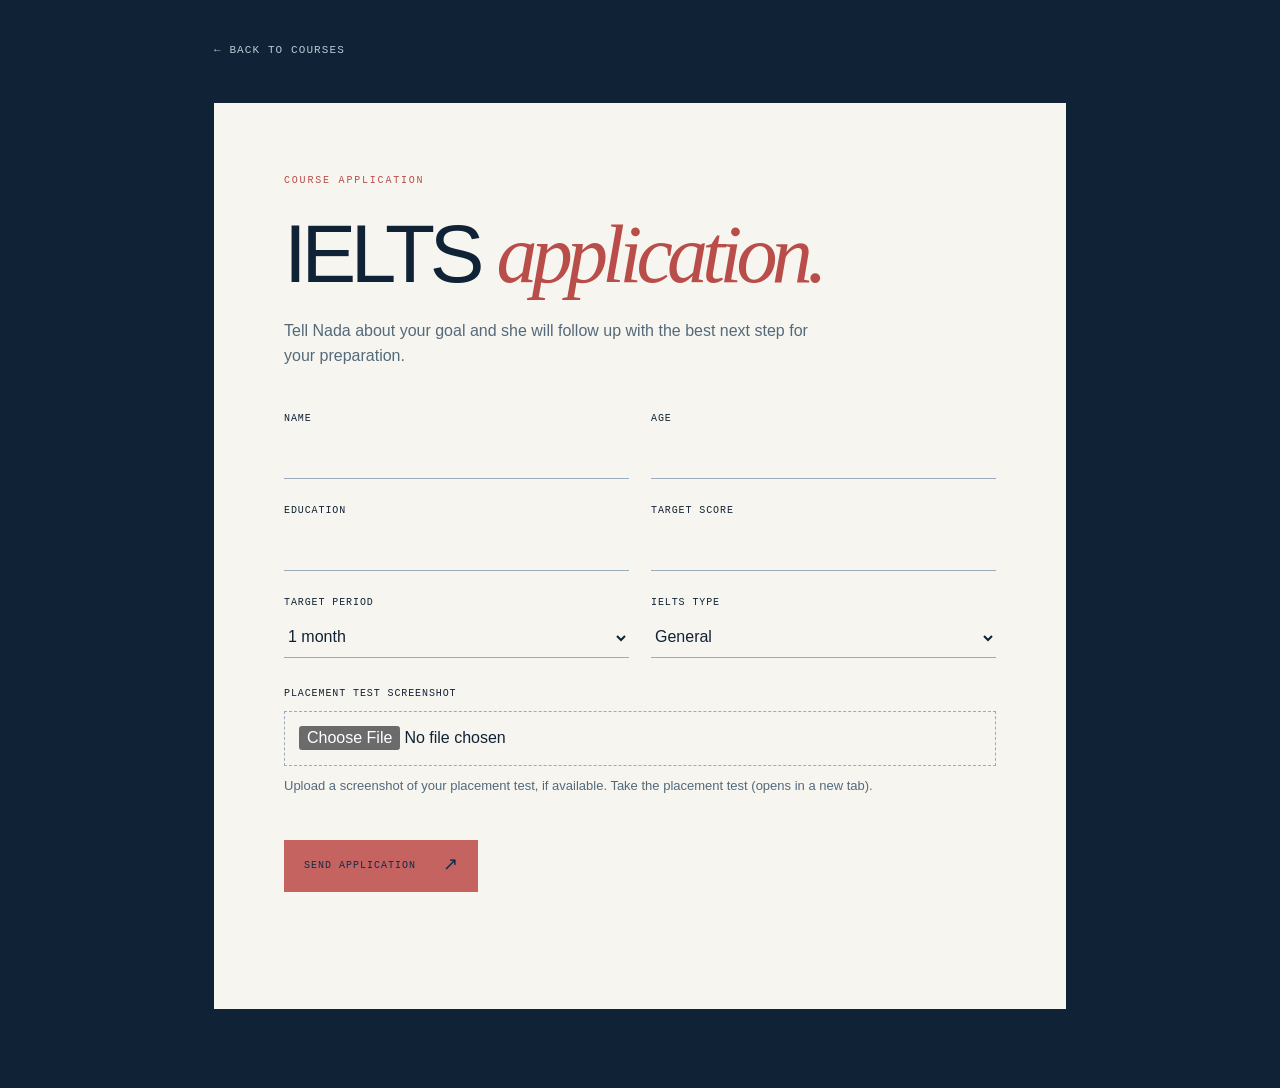
<file: booking.html>
<!doctype html>
<html lang="en">
<head>
  <meta charset="utf-8" />
  <meta name="viewport" content="width=device-width, initial-scale=1" />
  <title>Course application — Nada Hatem</title>
  <link rel="stylesheet" href="styles.css" />
  <link rel="stylesheet" href="booking.css" />
</head>
<body class="booking-page">
  <main class="booking-shell">
    <a class="booking-back" href="index.html#ielts">← Back to courses</a>
    <section class="booking-card" aria-labelledby="booking-title">
      <p class="eyebrow">Course application</p>
      <h1 id="booking-title">Start your <em>next chapter.</em></h1>
      <p class="booking-intro">Tell Nada about your goal and she will follow up with the best next step for your preparation.</p>
      <form class="application-form" id="application-form">
        <input type="hidden" name="course" id="application-course" />
        <div class="form-grid">
          <label>Name<input name="name" type="text" required autocomplete="name" /></label>
          <label>Age<input name="age" type="number" min="10" max="100" required /></label>
          <label>Education<input name="education" type="text" required /></label>
          <label>Target score<input name="target-score" type="text" required /></label>
          <label>Target period
            <select name="target-period" required>
              <option value="1 month">1 month</option>
              <option value="2 months">2 months</option>
              <option value="3 months or more">3 months or more</option>
            </select>
          </label>
          <label id="ielts-type-field">IELTS type
            <select name="ielts-type">
              <option value="General">General</option>
              <option value="Academic">Academic</option>
            </select>
          </label>
        </div>
        <label>Placement test screenshot<input name="placement-test" type="file" accept="image/*" /></label>
        <p class="upload-note">Upload a screenshot of your placement test, if available. <a href="placement-test.html" target="_blank" rel="noopener">Take the placement test (opens in a new tab)</a>.</p>
        <button class="button button-primary" type="submit">Send application <span aria-hidden="true">↗</span></button>
        <p class="application-status" id="application-status" role="status" aria-live="polite"></p>
      </form>
    </section>
  </main>
  <script src="booking.js"></script>
</body>
</html>
</file>
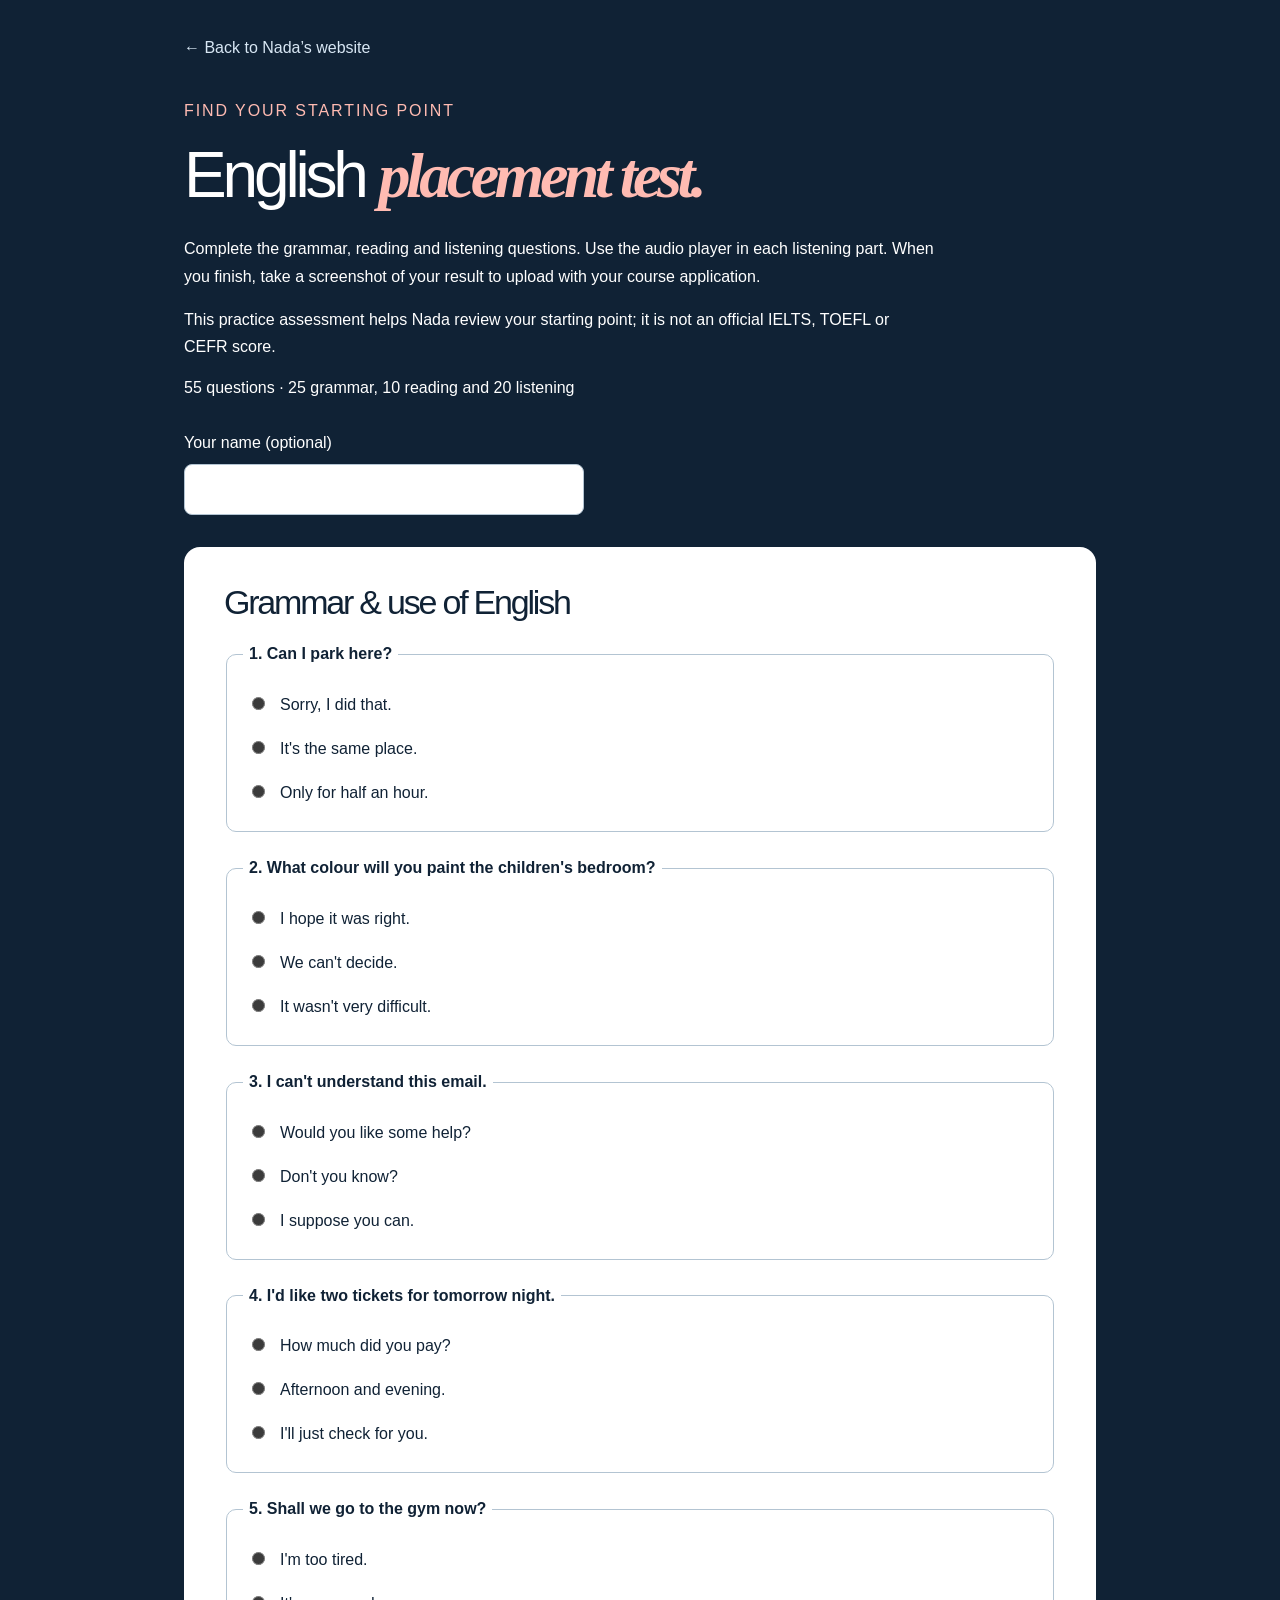
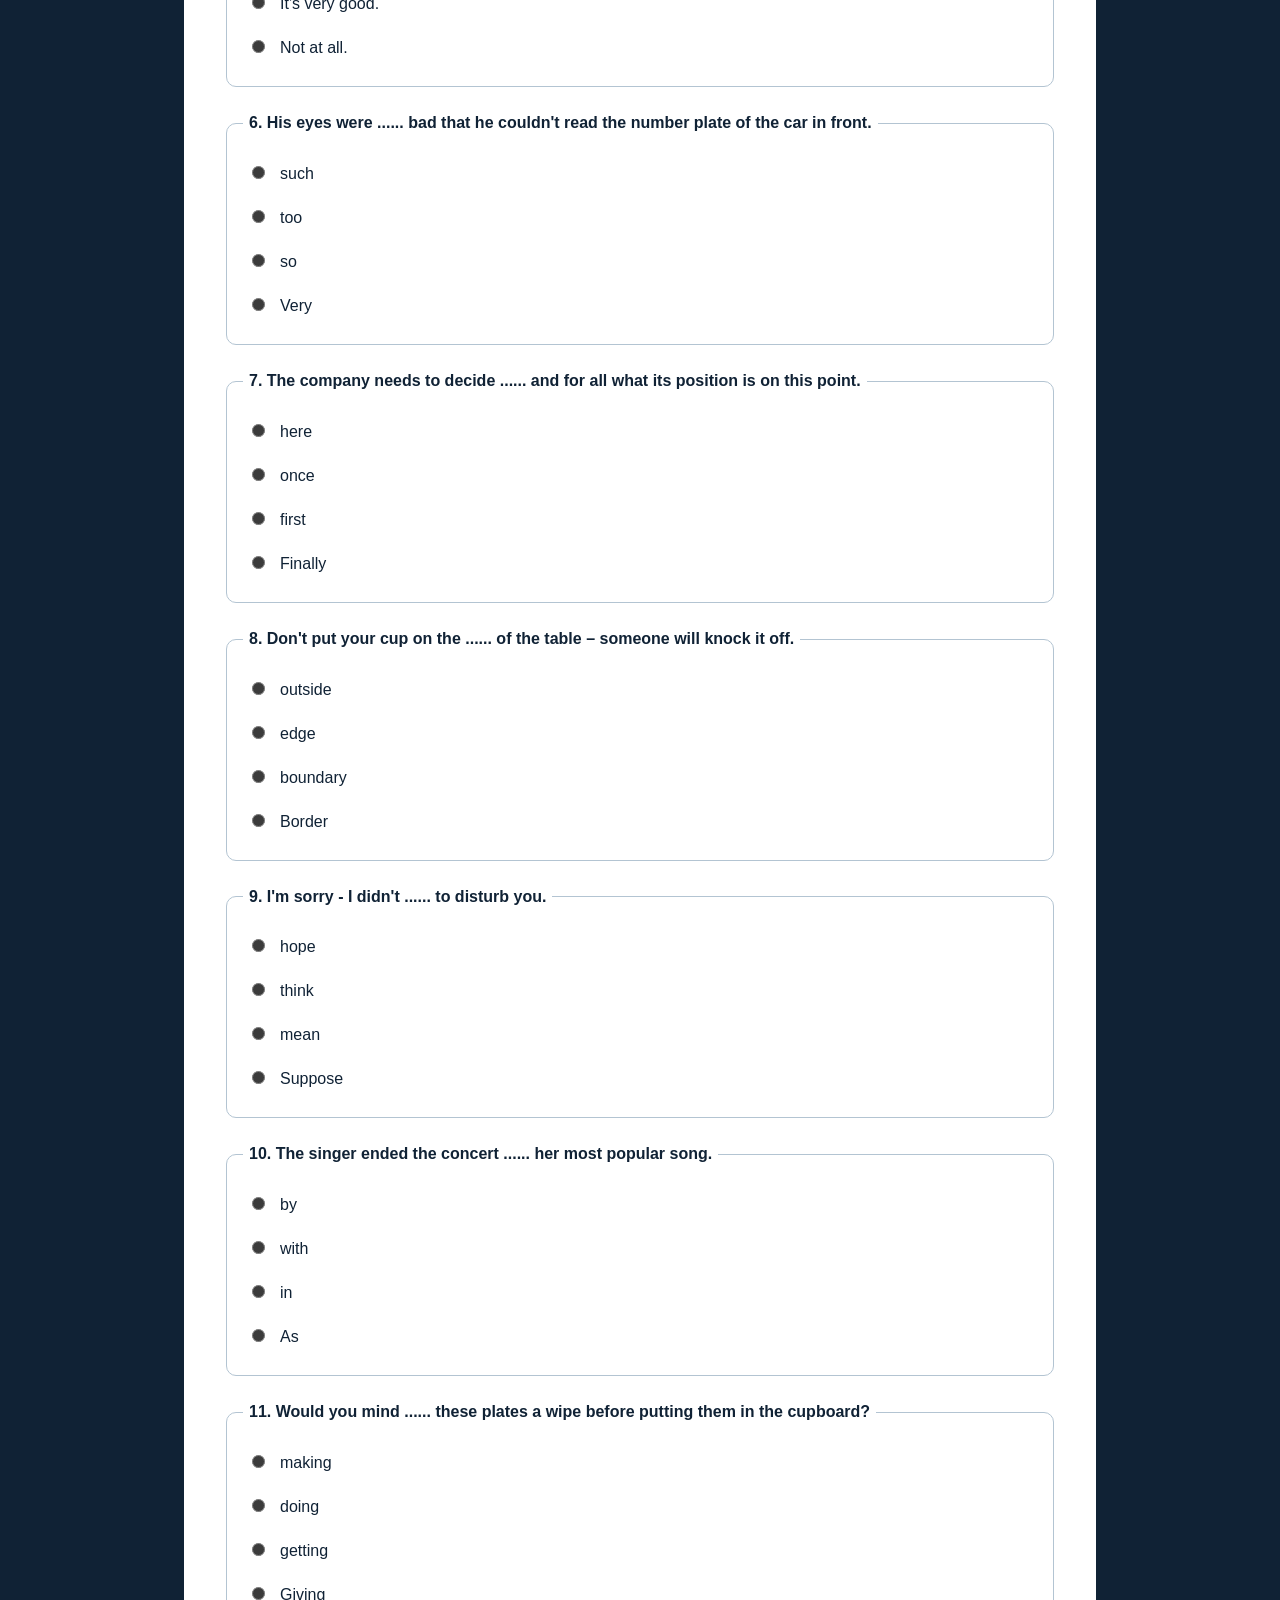
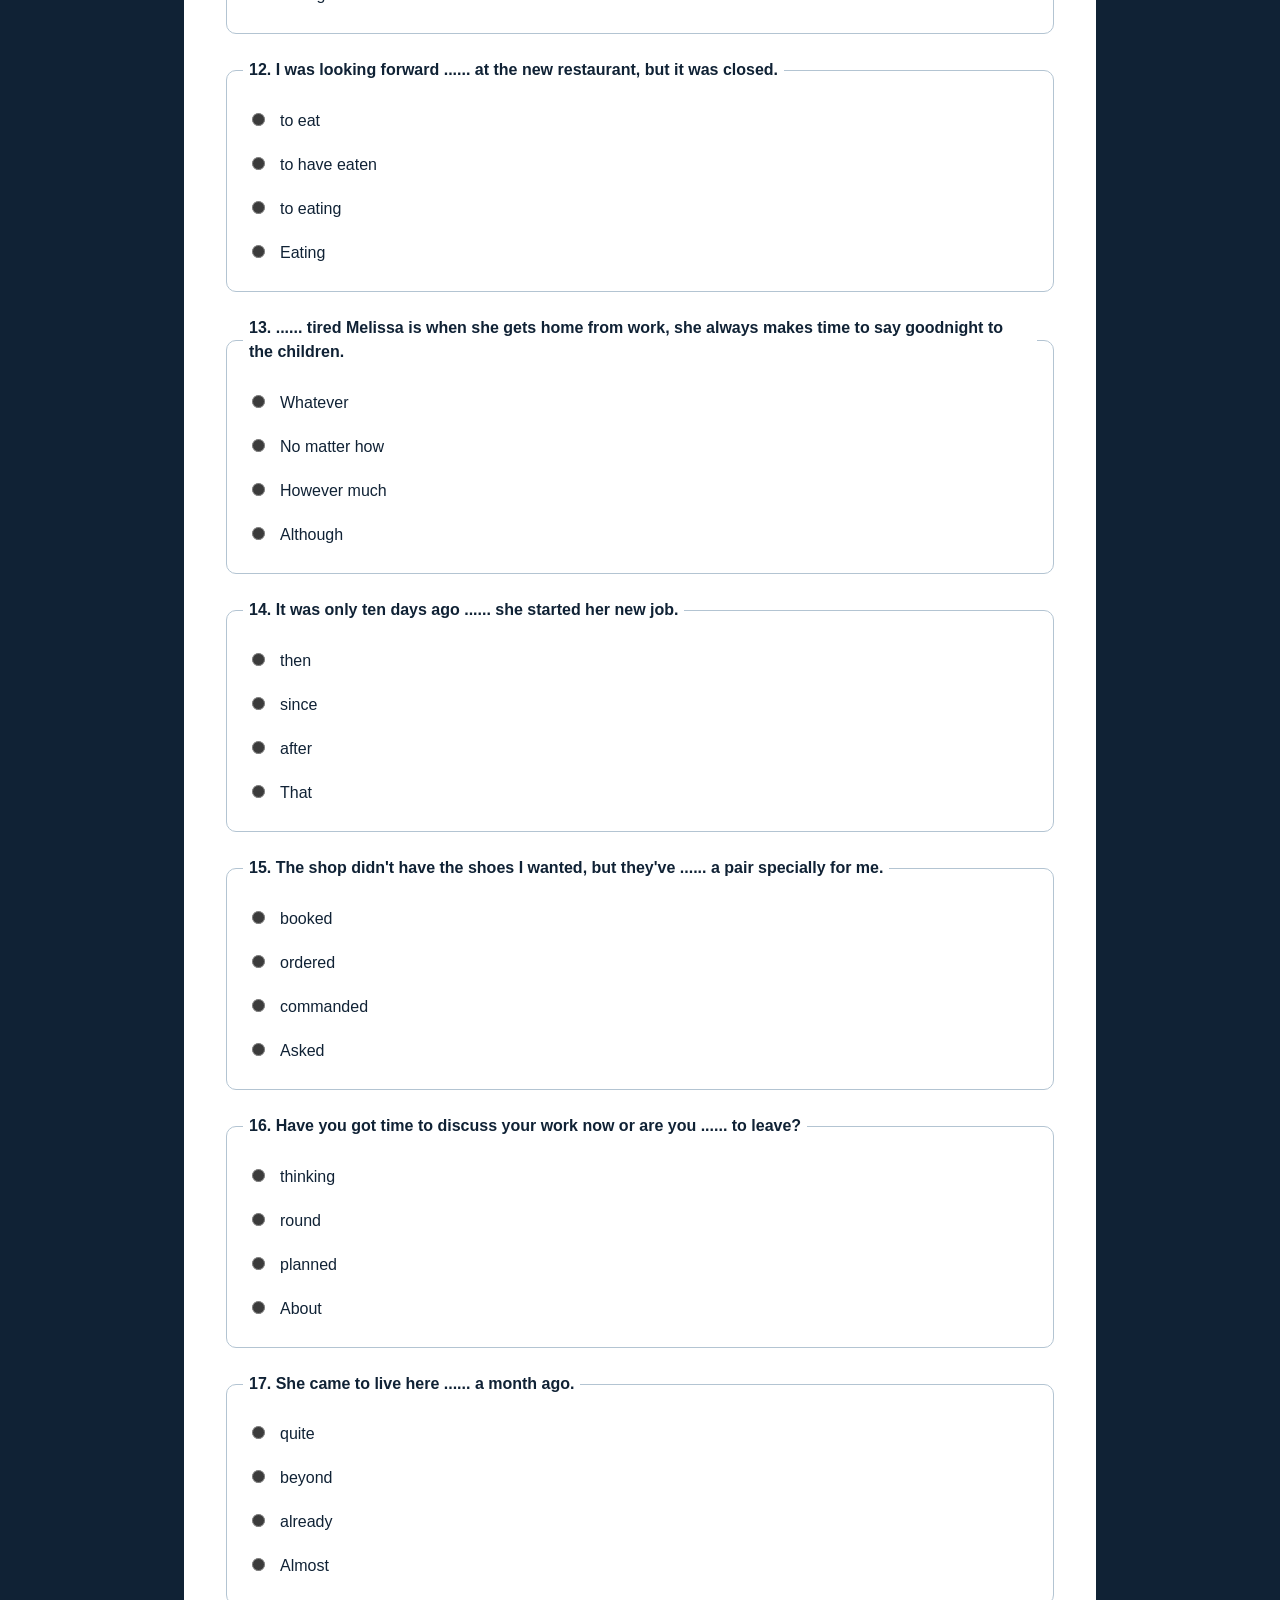
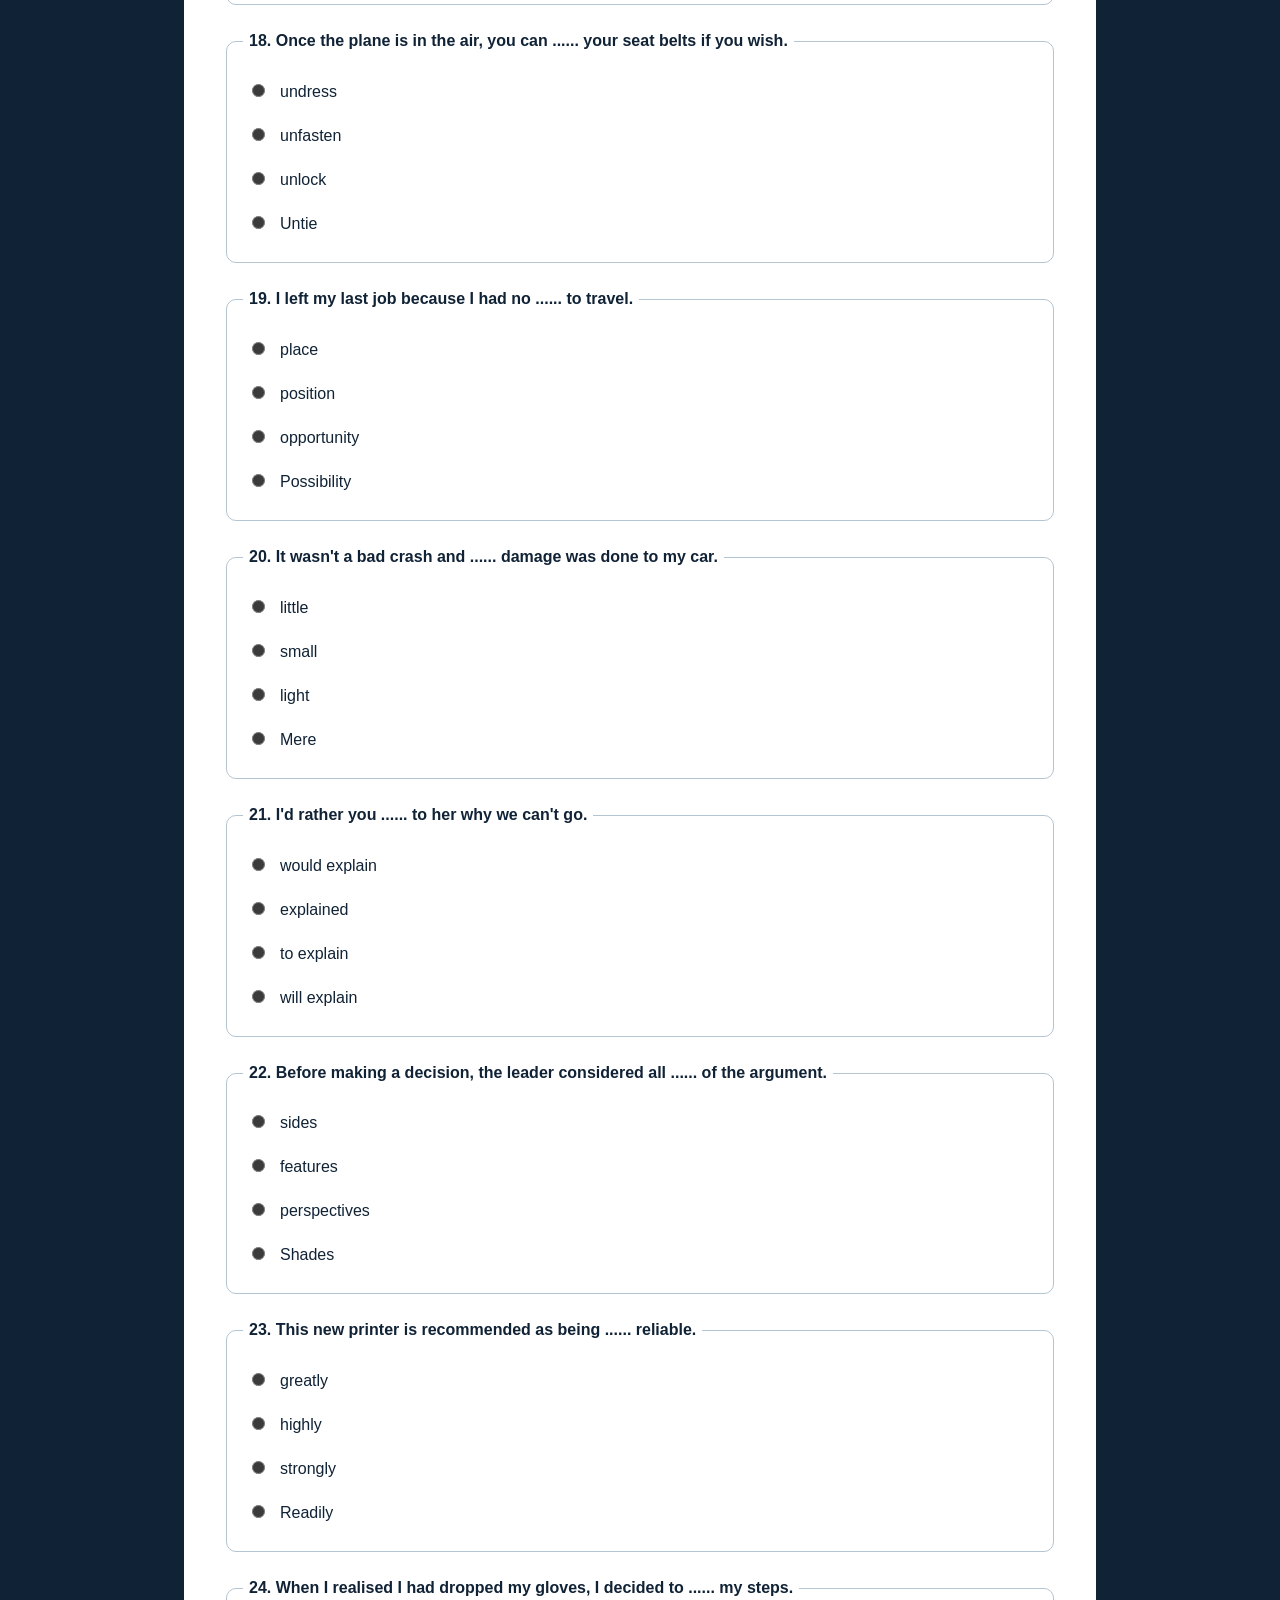
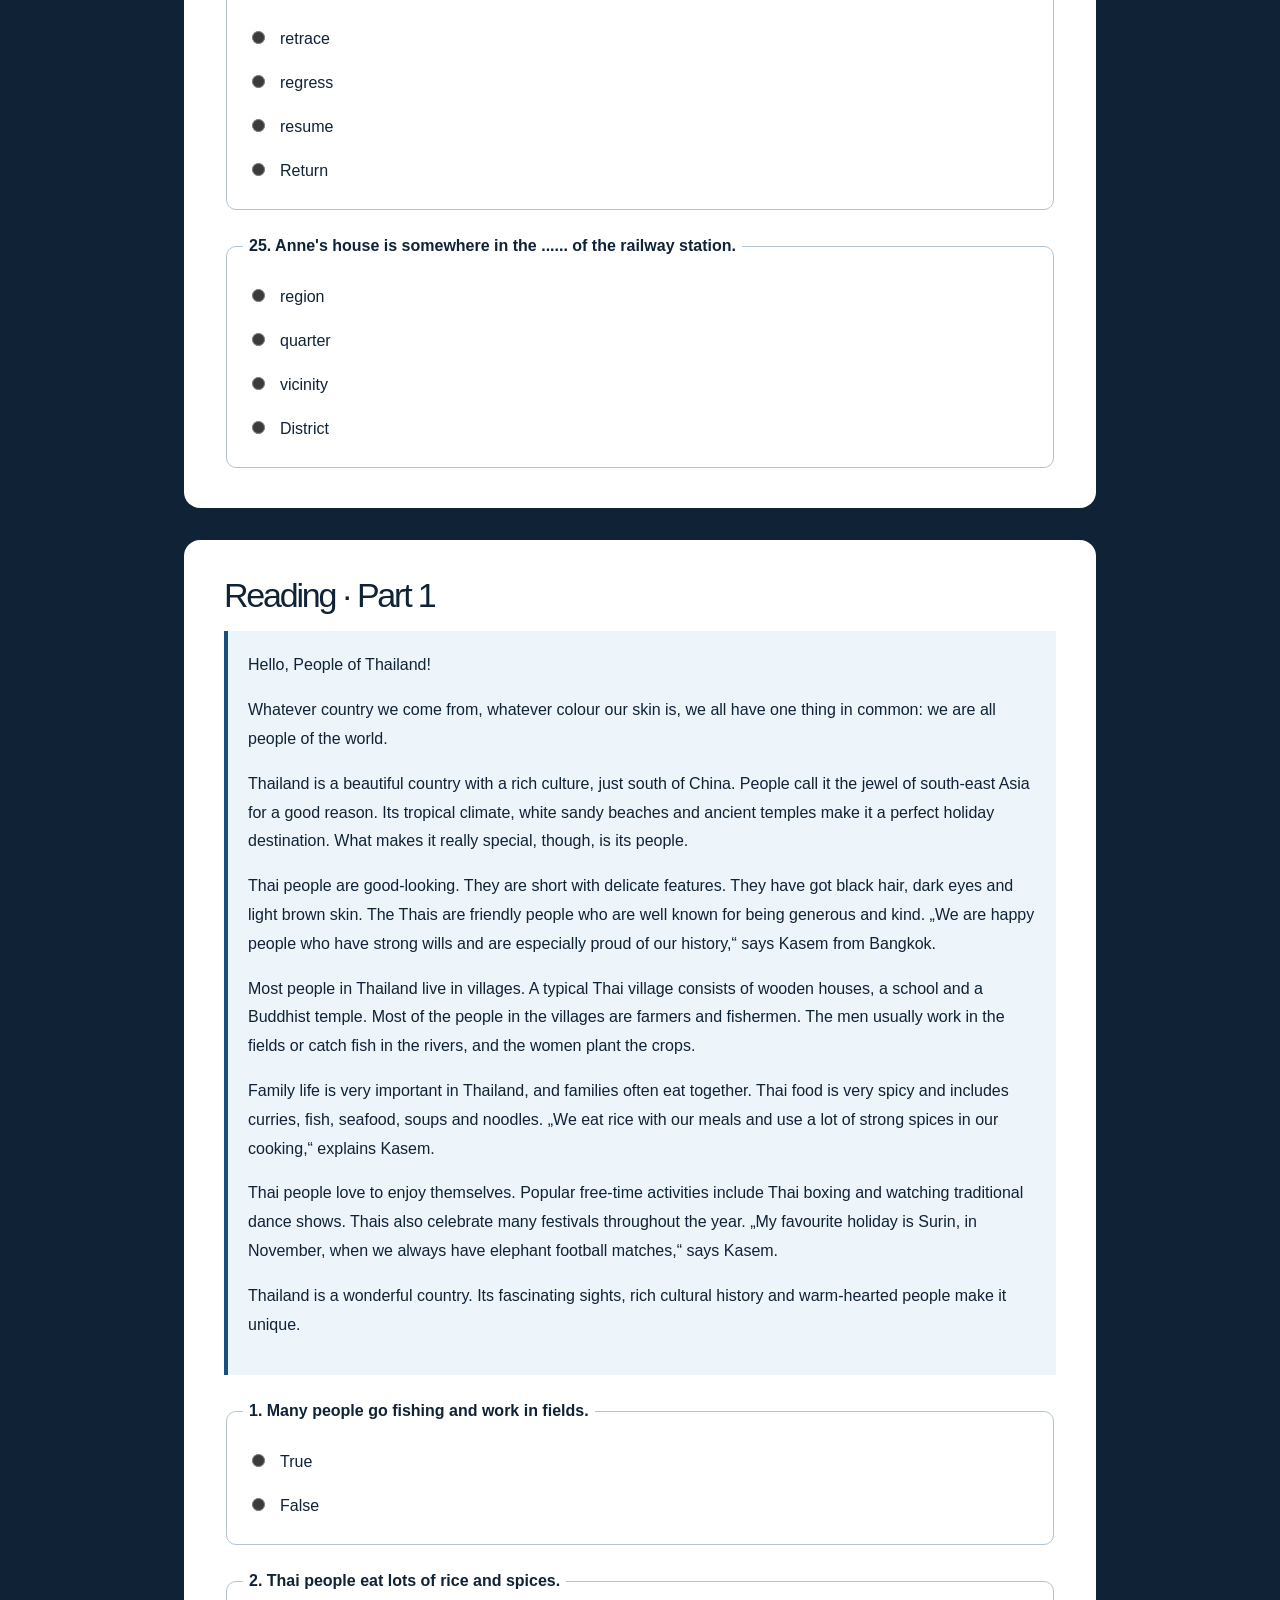
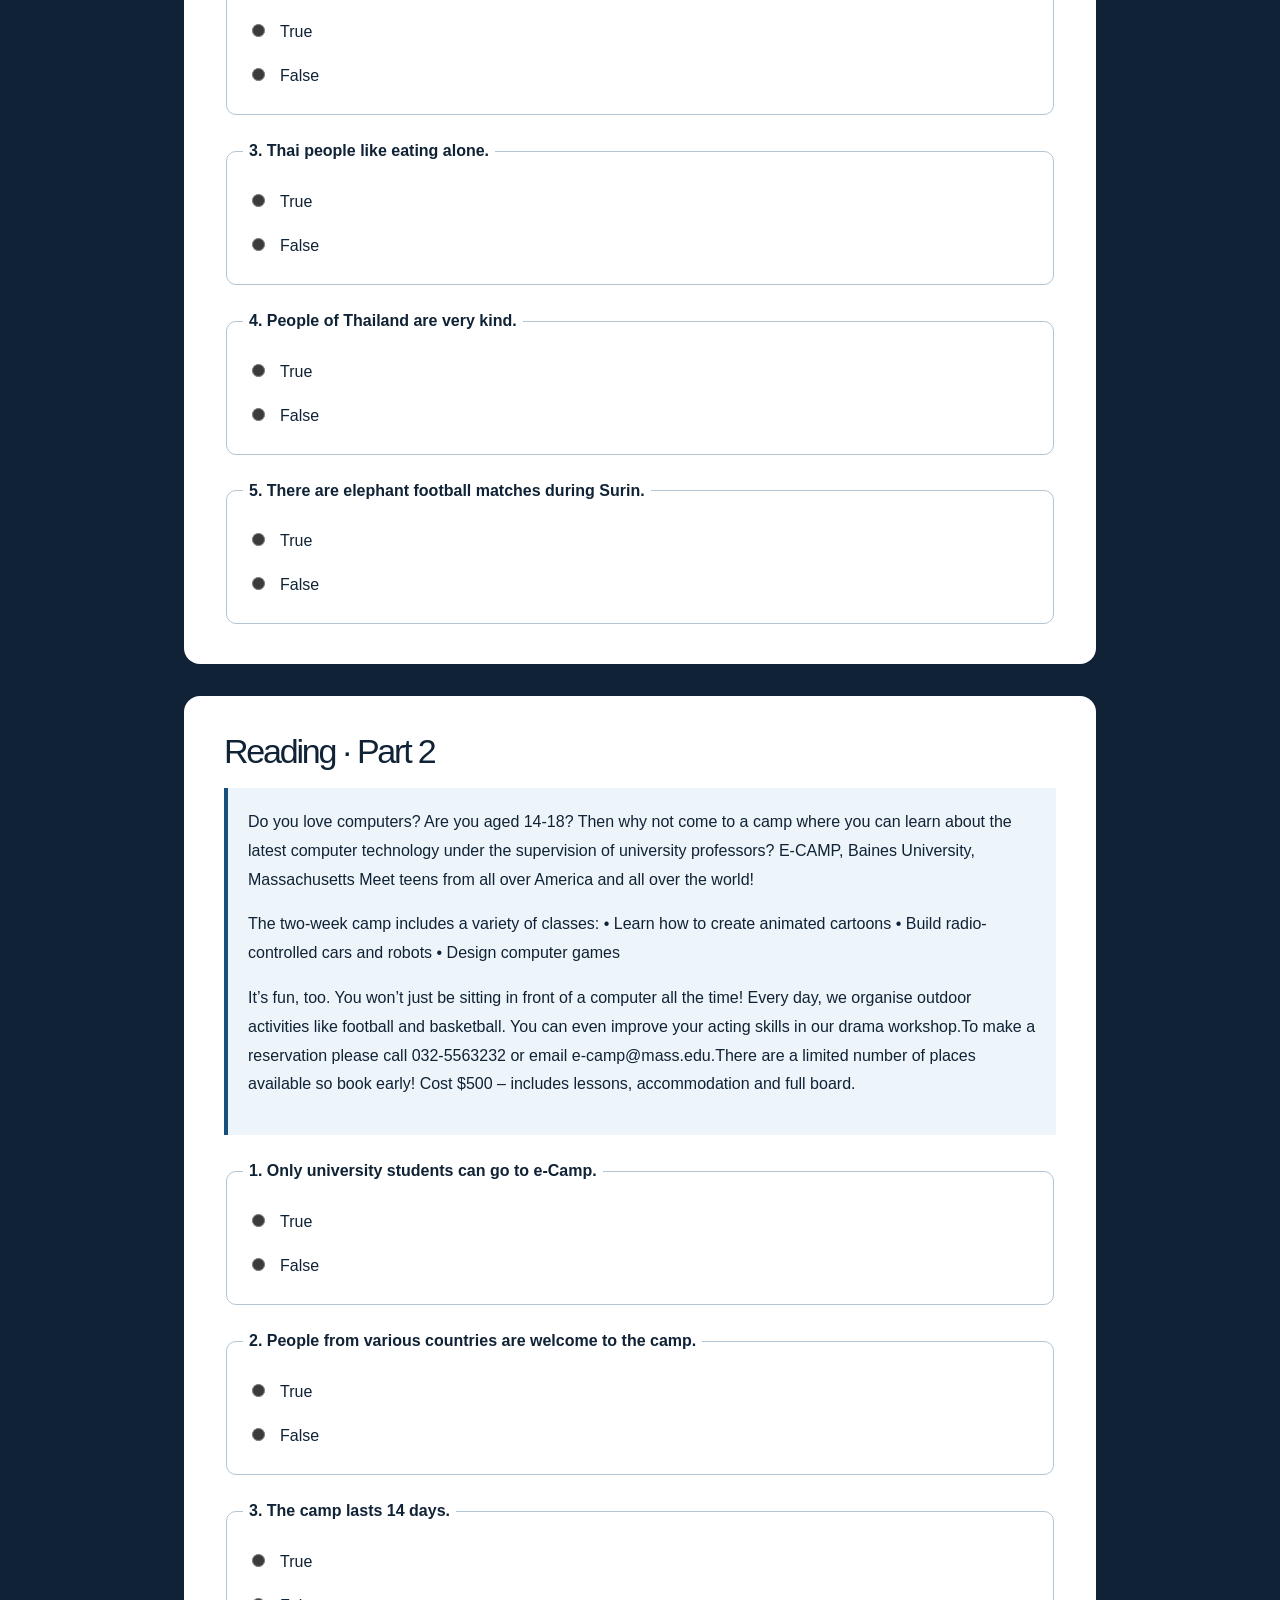
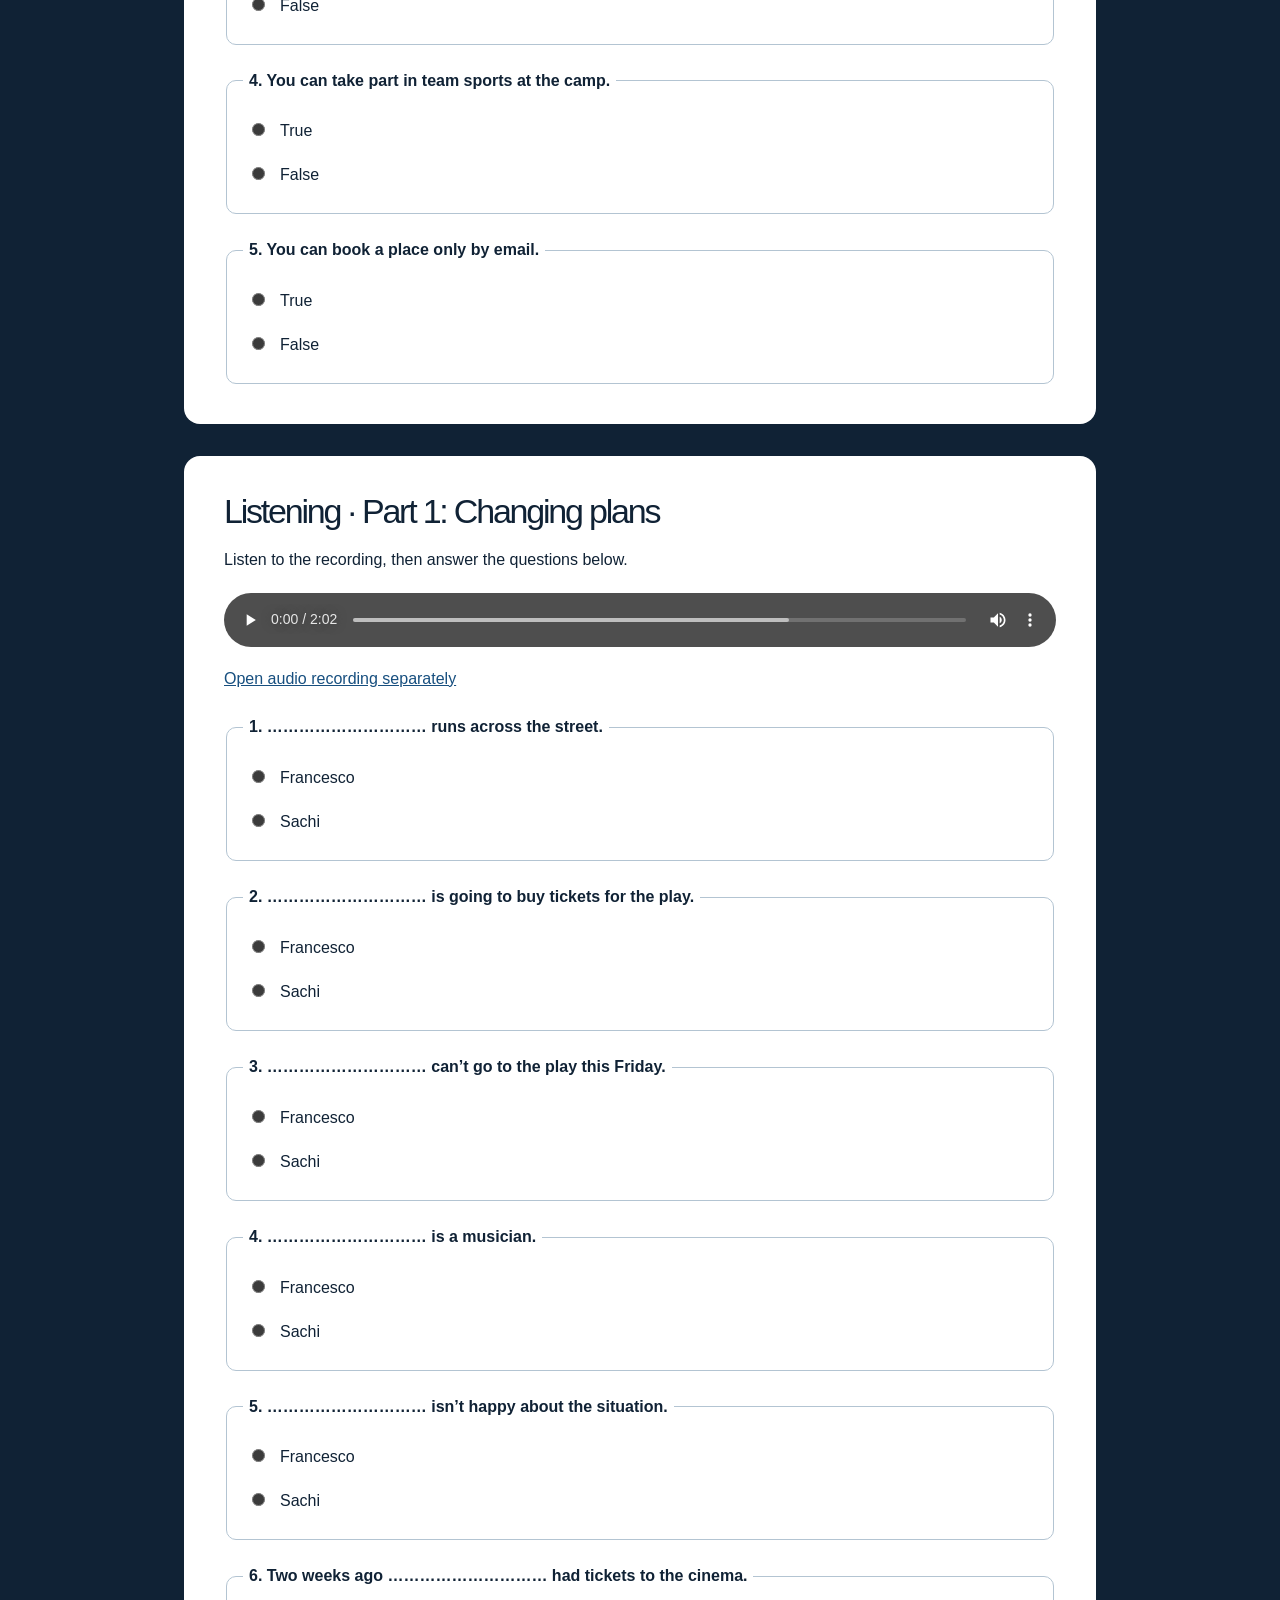
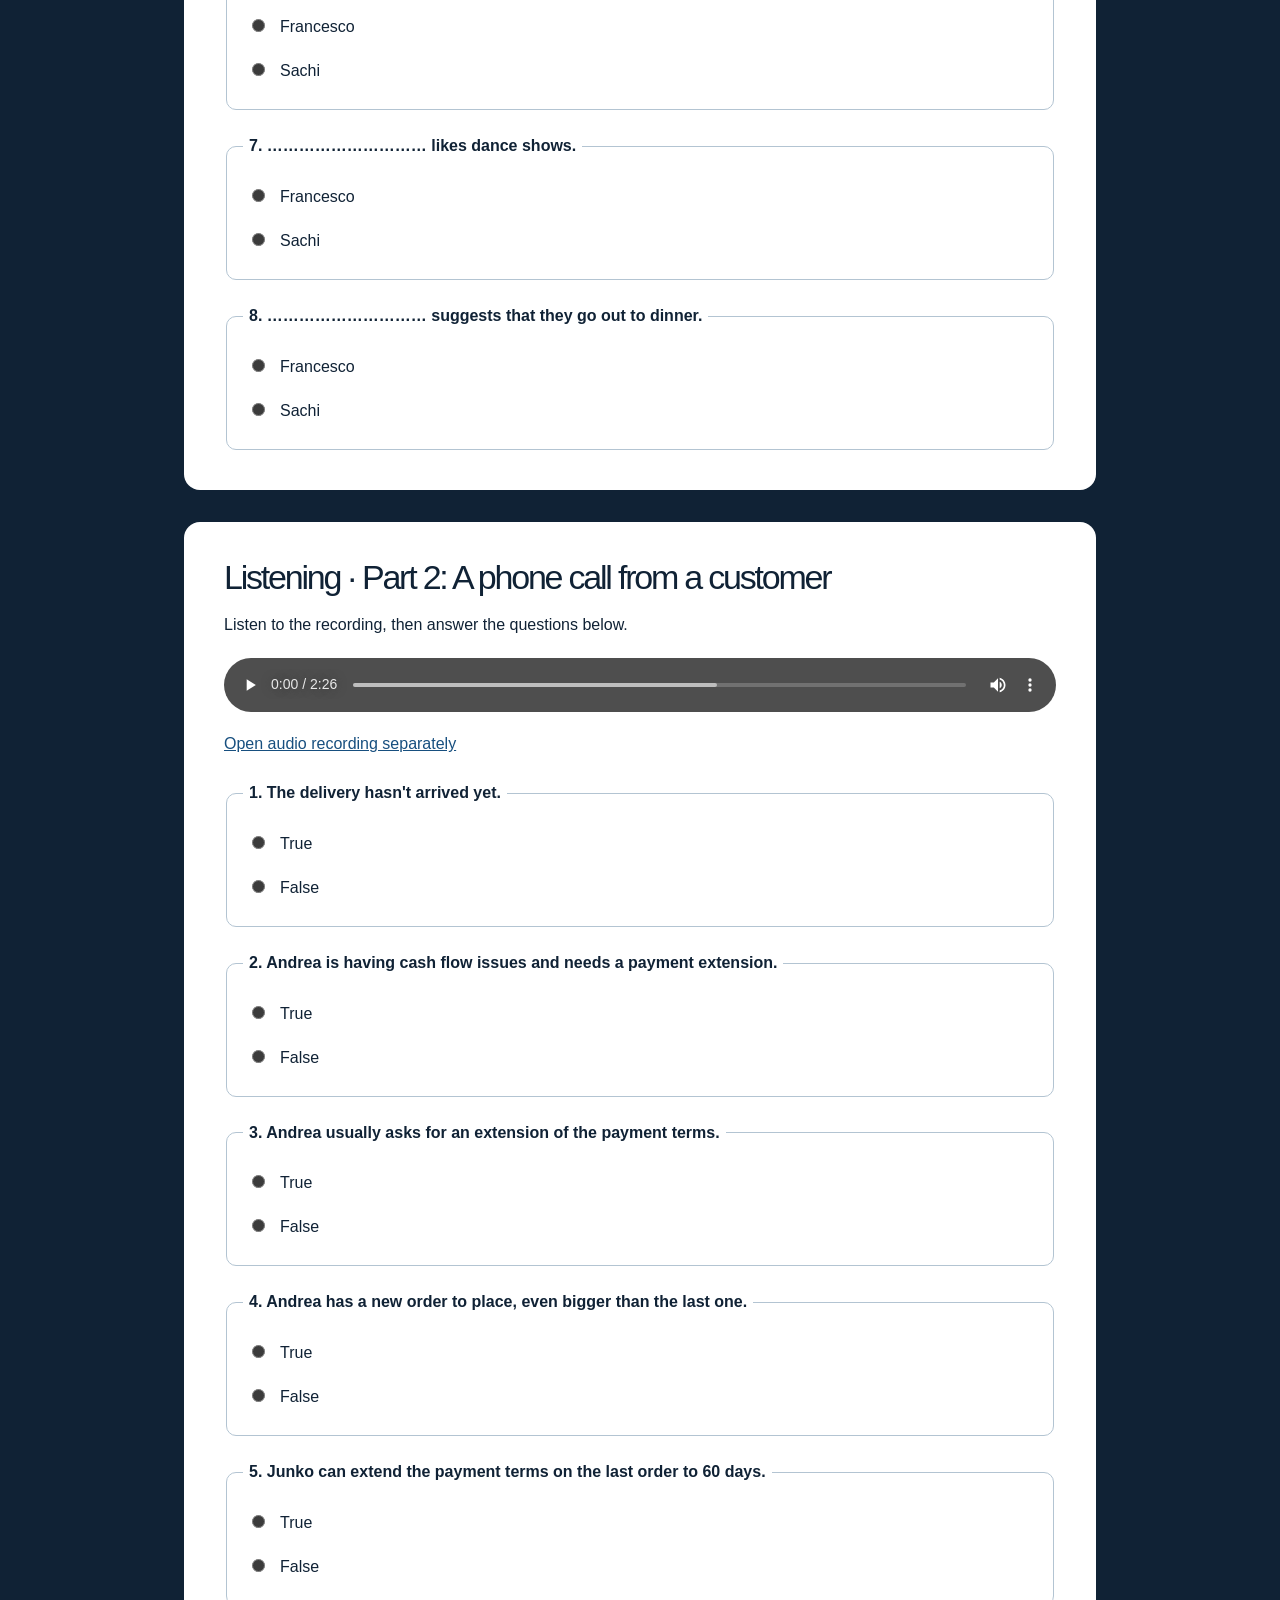
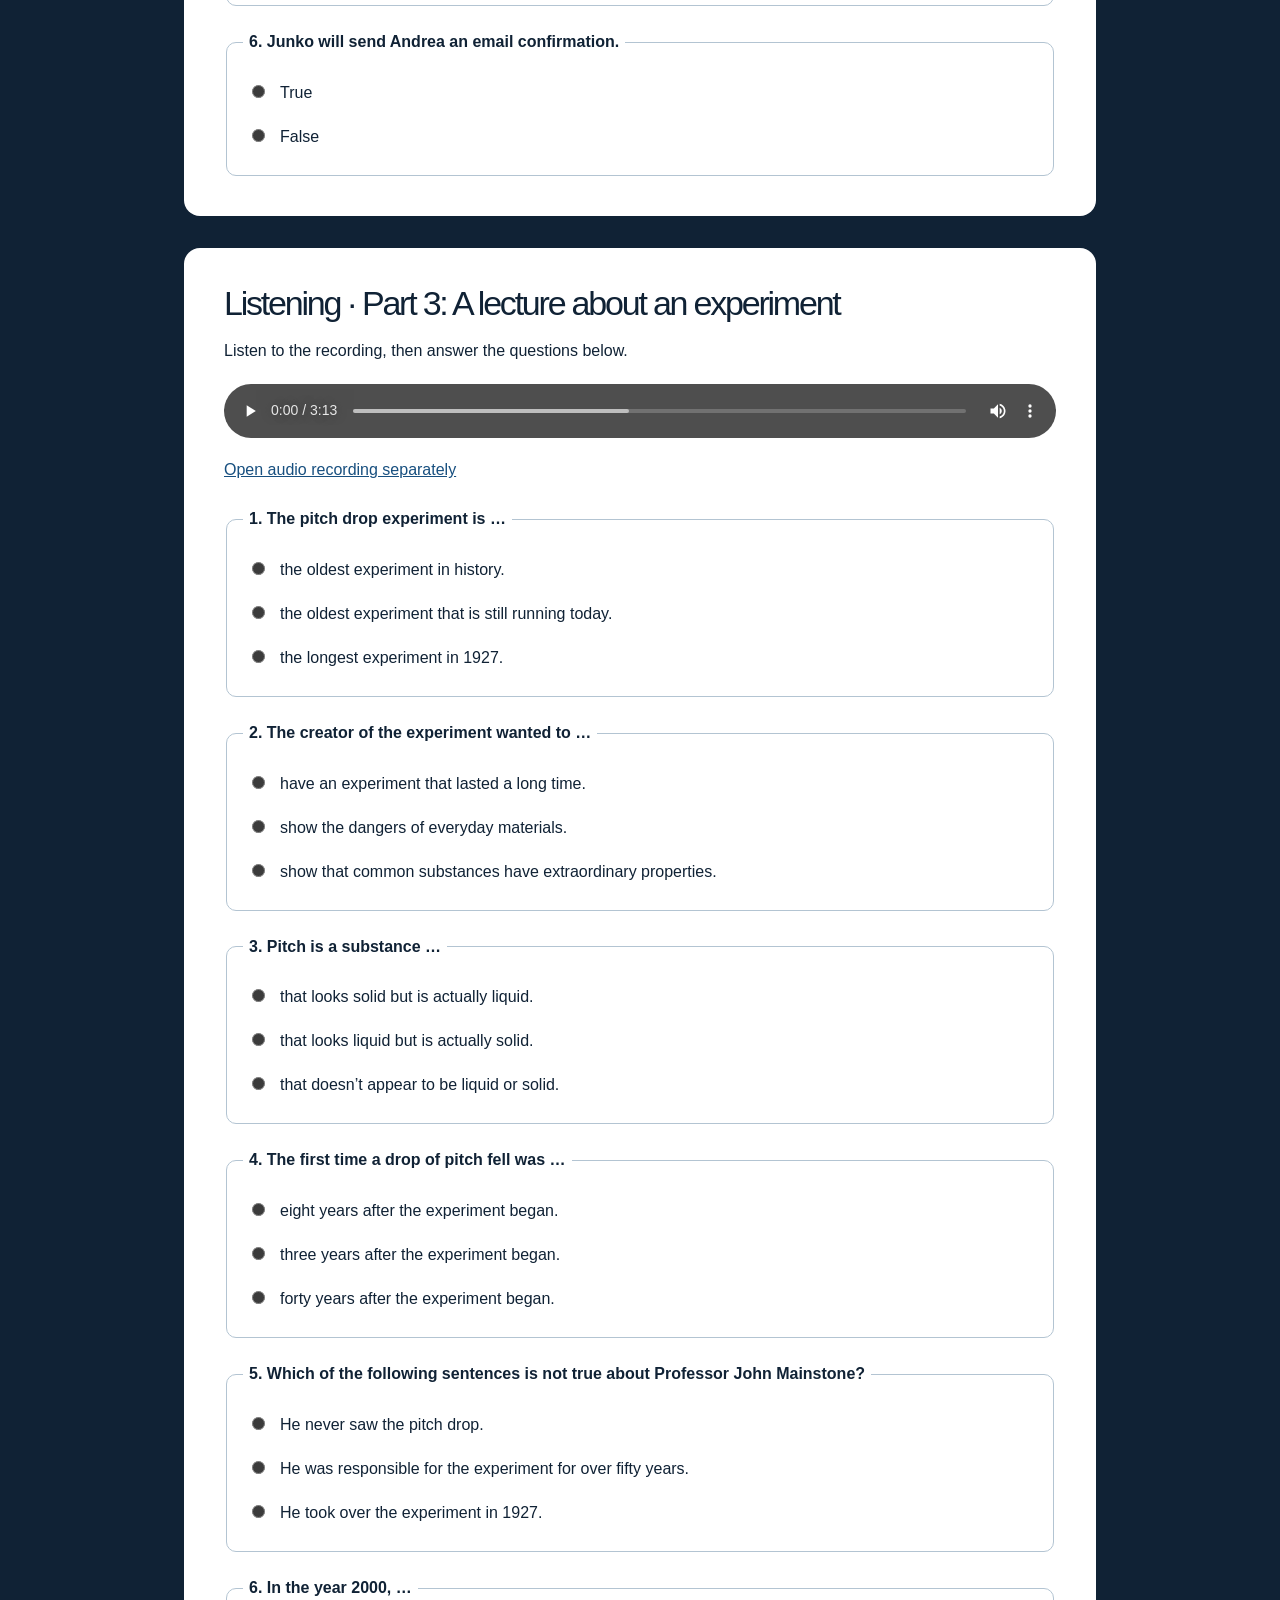
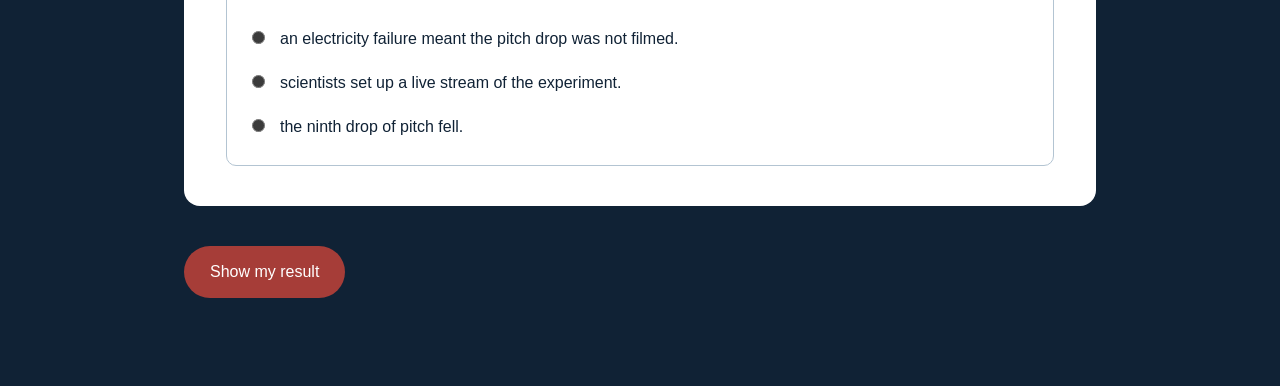
<file: placement-test.html>
<!doctype html>
<html lang="en">
<head>
  <meta charset="utf-8" />
  <meta name="viewport" content="width=device-width, initial-scale=1" />
  <title>Placement test — Nada Hatem</title>
  <link rel="stylesheet" href="styles.css" />
  <link rel="stylesheet" href="placement-test.css" />
</head>
<body class="placement-page">
  <main class="test-shell">
    <a href="index.html" class="test-back">← Back to Nada’s website</a>
    <header>
      <p class="test-kicker">Find your starting point</p>
      <h1>English <em>placement test.</em></h1>
      <p>Complete the grammar, reading and listening questions. Use the audio player in each listening part. When you finish, take a screenshot of your result to upload with your course application.</p>
      <p>This practice assessment helps Nada review your starting point; it is not an official IELTS, TOEFL or CEFR score.</p>
    </header>
    <p id="load-status" role="status">Loading your test…</p>
    <noscript>Please enable JavaScript to complete this test.</noscript>
    <form id="placement-form" hidden>
      <label class="name-label" for="student-name">Your name (optional)</label>
      <input id="student-name" name="student-name" autocomplete="name" maxlength="100" />
      <div id="test-sections"></div>
      <button class="test-button" type="submit">Show my result</button>
    </form>
    <section id="test-result" class="result-card" aria-labelledby="result-title" tabindex="-1" hidden>
      <h2 id="result-title">Your placement test result</h2>
      <p id="result-name"></p>
      <p id="result-score" class="result-score"></p>
      <div id="result-breakdown"></div>
      <p>Take a screenshot of this result and attach it to your course application. Your answers and result are not automatically sent or saved.</p>
      <a class="test-button" href="booking.html?course=ielts">Apply for IELTS</a>
      <a class="test-button secondary" href="booking.html?course=toefl">Apply for TOEFL</a>
    </section>
  </main>
  <script src="placement-test.js"></script>
</body>
</html>
</file>
<file: styles.css>
:root {
  --ink: #102c4a;
  --paper: #f8f7f3;
  --muted: #8090a0;
  --line: rgba(248, 247, 243, 0.17);
  --line-dark: rgba(16, 44, 74, 0.16);
  --accent: #c4635f;
  --accent-deep: #2d648f;
  --olive: #183f63;
  --serif: "Playfair Display", Georgia, serif;
  --sans: "DM Sans", Arial, sans-serif;
  --mono: "DM Mono", monospace;
  color-scheme: dark;
}

* { box-sizing: border-box; }
html { scroll-behavior: smooth; }
body { margin: 0; background: var(--ink); color: var(--paper); font-family: var(--sans); font-size: 16px; line-height: 1.55; }
a { color: inherit; text-decoration: none; }
button, input, select, textarea { color: inherit; font: inherit; }
button { cursor: pointer; }
.site-shell { overflow: hidden; }
.section-pad { padding-left: clamp(24px, 6vw, 100px); padding-right: clamp(24px, 6vw, 100px); }
.site-header { align-items: center; display: flex; height: 82px; justify-content: space-between; left: 0; padding: 0 clamp(24px, 6vw, 100px); position: absolute; right: 0; top: 0; z-index: 10; }
.brand { align-items: center; display: inline-flex; gap: 11px; }
.brand-mark { align-items: center; border: 1px solid var(--accent); border-radius: 50%; color: var(--accent); display: inline-flex; font-family: var(--serif); font-size: 18px; height: 29px; justify-content: center; width: 29px; }
.brand-name { font-family: var(--mono); font-size: 12px; letter-spacing: .05em; text-transform: uppercase; }
.desktop-nav { display: flex; gap: clamp(22px, 3vw, 48px); margin-left: 11%; }
.desktop-nav a, .header-contact { color: #d0d9e2; font-family: var(--mono); font-size: 10px; letter-spacing: .14em; text-transform: uppercase; transition: color .2s ease; }
.desktop-nav a:hover, .header-contact:hover, .back-top:hover { color: var(--accent); }
.header-actions { align-items: center; display: flex; gap: 24px; }
.social-links { align-items: center; display: flex; gap: 12px; }
.social-links a { align-items: center; display: inline-flex; height: 16px; justify-content: center; opacity: .82; transition: opacity .2s ease, transform .2s ease; width: 16px; }
.social-links a:hover { opacity: 1; transform: translateY(-2px); }
.social-links img { display: block; height: 13px; object-fit: contain; width: 13px; }
.header-contact span { color: var(--accent); font-size: 15px; margin-left: 5px; }
.menu-toggle { background: transparent; border: 0; display: none; padding: 7px 0 7px 7px; width: 32px; }
.menu-toggle span { background: var(--paper); display: block; height: 1px; margin: 6px 0; transition: transform .2s ease; width: 24px; }

.hero { background: #0d2945; min-height: 880px; overflow: hidden; padding-top: 140px; position: relative; }
.hero::after { background: linear-gradient(90deg, rgba(13,41,69,.95) 0%, rgba(13,41,69,.73) 43%, rgba(13,41,69,.2) 100%), linear-gradient(0deg, rgba(13,41,69,.78) 0%, rgba(13,41,69,.05) 60%); content: ""; inset: 0; pointer-events: none; position: absolute; z-index: 1; }
.hero-bg-image { filter: grayscale(1) contrast(1.12); height: 100%; inset: 0; object-fit: cover; object-position: 58% 22%; opacity: .68; pointer-events: none; position: absolute; width: 100%; z-index: 0; }
.hero-grid { align-items: center; display: block; margin: 0 auto; max-width: 1400px; min-height: 650px; }
.hero-copy { max-width: 790px; padding-top: 80px; position: relative; z-index: 2; }
.eyebrow { color: var(--muted); font-family: var(--mono); font-size: 10px; letter-spacing: .18em; margin: 0 0 25px; text-transform: uppercase; }
.eyebrow-line { background: var(--accent); display: inline-block; height: 1px; margin-right: 13px; vertical-align: middle; width: 32px; }
h1, h2, h3, p { margin-top: 0; }
h1, h2 { font-size: clamp(54px, 7.25vw, 110px); font-weight: 500; letter-spacing: -.065em; line-height: .93; margin-bottom: 30px; }
h1 em, h2 em, h3 em { color: var(--accent); font-family: var(--serif); font-weight: 600; letter-spacing: -.07em; }
.hero-intro { color: #ccd6df; font-size: 16px; line-height: 1.7; max-width: 470px; }
.hero-actions { display: flex; flex-wrap: wrap; gap: 13px; margin-top: 38px; }
.button { align-items: center; border: 1px solid transparent; display: inline-flex; font-family: var(--mono); font-size: 10px; gap: 22px; justify-content: space-between; letter-spacing: .1em; min-height: 52px; padding: 0 20px; text-transform: uppercase; transition: background .25s ease, color .25s ease, border-color .25s ease, transform .25s ease; }
.button:hover { transform: translateY(-3px); }
.button span { font-size: 18px; letter-spacing: 0; }
.button-primary { background: var(--accent); color: var(--ink); min-width: 194px; }
.button-primary:hover { background: var(--paper); }
.button-quiet { border-color: var(--line); color: #dce5ed; min-width: 206px; }
.button-quiet:hover { border-color: var(--accent); color: var(--accent); }
.hero .button-primary { background: var(--accent-deep); color: #fff; }
.hero .button-primary:hover { background: #3d7fae; color: #fff; }
.hero .button-quiet { background: var(--accent); border-color: var(--accent); color: #fff; }
.hero .button-quiet:hover { background: #d87973; border-color: #d87973; color: #fff; }
.button-light { background: var(--paper); color: var(--ink); }
.button-light:hover { background: var(--accent); }
.hero-proof { align-items: center; color: #9bb0c0; display: flex; font-family: var(--mono); font-size: 9px; gap: 15px; letter-spacing: .12em; margin-top: 72px; text-transform: uppercase; }
.proof-dot { background: var(--accent); border-radius: 50%; height: 4px; width: 4px; }
.exam-logos { align-items: flex-start; border-top: 1px solid rgba(236,238,231,.2); display: flex; gap: 14px; margin-top: 42px; max-width: 760px; }
.exam-brand { align-items: center; display: flex; flex: 0 0 82px; flex-direction: column; gap: 8px; }
.exam-logo { background: #fff; border-radius: 6px; display: flex; height: 76px; justify-content: center; overflow: hidden; padding: 4px; width: 76px; }
.exam-logo img { display: block; height: 100%; object-fit: contain; width: 100%; }
.exam-logo-name { color: #fff; font-family: "DM Sans", sans-serif; font-size: 10px; font-weight: 700; letter-spacing: .05em; line-height: 1.15; text-align: center; }
.exam-logo-cambridge { align-items: center; }
.hero-visual { display: none; }
.hero-image-frame { background: #234967; height: min(58vw, 625px); max-height: 625px; min-height: 500px; overflow: hidden; position: relative; }
.hero-image-frame img { filter: grayscale(1) contrast(1.08); height: 100%; object-fit: cover; object-position: center 15%; opacity: .8; width: 100%; }
.image-tint { background: linear-gradient(135deg, rgba(200,242,124,.21), transparent 55%), linear-gradient(180deg, transparent 45%, rgba(12,14,11,.92)); inset: 0; mix-blend-mode: screen; position: absolute; z-index: 1; }
.image-caption { bottom: 20px; color: #eef3f6; display: flex; font-family: var(--mono); font-size: 9px; justify-content: space-between; left: 22px; letter-spacing: .1em; position: absolute; right: 22px; text-transform: uppercase; z-index: 2; }
.image-caption span:first-child { color: var(--accent); }
.hero-stamp { align-items: center; background: var(--accent); color: var(--ink); display: flex; flex-direction: column; height: 144px; justify-content: center; position: absolute; right: -46px; text-align: center; top: 52px; transform: rotate(6deg); width: 144px; z-index: 2; }
.hero-stamp span:first-child { font-family: var(--mono); font-size: 8px; letter-spacing: .16em; }
.hero-stamp strong { font-size: 22px; font-weight: 600; line-height: .98; margin: 9px 0; }
.hero-stamp em { font-family: var(--serif); font-weight: 700; }
.stamp-arrow { font-size: 19px; }
.hero-side-note { bottom: 57px; color: var(--accent); font-family: var(--mono); font-size: 9px; left: -30px; letter-spacing: .13em; line-height: 1.8; position: absolute; text-transform: uppercase; transform: rotate(-90deg); transform-origin: left bottom; }
.scroll-cue { align-items: center; bottom: 40px; color: #9bb0c0; display: flex; font-family: var(--mono); font-size: 9px; gap: 15px; letter-spacing: .14em; position: absolute; right: clamp(24px, 6vw, 100px); text-transform: uppercase; }
.scroll-line { background: var(--accent); height: 1px; width: 48px; }

.ticker { background: var(--accent); color: var(--ink); overflow: hidden; padding: 17px 0; white-space: nowrap; }
.ticker-track { animation: ticker 30s linear infinite; display: inline-flex; gap: 28px; min-width: max-content; }
.ticker span { font-family: var(--mono); font-size: 10px; letter-spacing: .14em; text-transform: uppercase; }
.ticker i { font-style: normal; font-size: 17px; line-height: 12px; }
@keyframes ticker { to { transform: translateX(-50%); } }

.about, .courses, .method, .faq { background: var(--paper); color: var(--ink); }
.about { padding-bottom: 110px; padding-top: 102px; }
.section-kicker { align-items: center; border-top: 1px solid var(--line-dark); color: #667b8d; display: flex; font-family: var(--mono); font-size: 9px; justify-content: space-between; letter-spacing: .16em; padding-top: 13px; text-transform: uppercase; }
.section-kicker span:first-child { color: var(--accent-deep); }
.about-grid { display: grid; gap: 8vw; grid-template-columns: .95fr 1fr; margin: 90px auto 100px; max-width: 1150px; }
.about h2, .courses h2, .method h2, .faq h2 { font-size: clamp(48px, 6vw, 86px); }
.about-heading .eyebrow, .courses .eyebrow, .method .eyebrow, .faq .eyebrow { color: #667b8d; }
.about-portrait { margin: 48px 0 0; max-width: 360px; }
.about-portrait img { display: block; height: 360px; object-fit: cover; object-position: center 28%; width: 100%; }
.about-portrait figcaption { background: var(--ink); color: #fff; font-family: var(--serif); font-size: 18px; line-height: 1.3; padding: 16px 18px 18px; }
.quote-card { border-left: 1px solid var(--accent-deep); margin-top: 64px; max-width: 350px; padding: 4px 0 4px 24px; position: relative; }
.quote-mark { color: var(--accent-deep); font-family: var(--serif); font-size: 50px; left: 21px; line-height: .4; position: absolute; top: -3px; }
.quote-card p { font-family: var(--serif); font-size: 20px; line-height: 1.25; margin: 10px 0 19px 36px; }
.quote-credit { color: #667b8d; font-family: var(--mono); font-size: 9px; letter-spacing: .1em; margin-left: 36px; text-transform: uppercase; }
.about-copy { color: #4b6074; max-width: 505px; padding-top: 155px; }
.about-copy p { margin-bottom: 24px; }
.about-copy .lead-copy { color: var(--ink); font-family: var(--serif); font-size: 25px; line-height: 1.32; }
.arrow-link { border-bottom: 1px solid var(--ink); display: inline-flex; font-family: var(--mono); font-size: 10px; gap: 26px; letter-spacing: .13em; margin-top: 17px; padding-bottom: 9px; text-transform: uppercase; }
.arrow-link span { color: var(--accent-deep); font-size: 16px; line-height: 10px; }
.stat-row { border-top: 1px solid var(--line-dark); display: grid; grid-template-columns: repeat(4, 1fr); margin: 0 auto; max-width: 1150px; }
.stat { border-right: 1px solid var(--line-dark); display: flex; flex-direction: column; min-height: 110px; padding: 21px 26px 0 0; }
.stat:not(:first-child) { padding-left: 26px; }
.stat strong { font-size: 39px; font-weight: 500; letter-spacing: -.06em; line-height: 1; }
.stat span { color: #667b8d; font-family: var(--mono); font-size: 9px; letter-spacing: .08em; line-height: 1.5; margin-top: 13px; text-transform: uppercase; }
.stat-note { border-right: 0; justify-content: center; }

.courses { padding-bottom: 140px; padding-top: 106px; }
.section-heading-row { align-items: end; display: flex; gap: 40px; justify-content: space-between; margin: 80px auto 64px; max-width: 1150px; }
.section-heading-row h2 { margin-bottom: 0; }
.section-note { color: #667b8d; font-size: 14px; line-height: 1.7; max-width: 290px; }
.section-note a { color: var(--ink); border-bottom: 1px solid var(--accent-deep); }
.course-grid { display: grid; gap: 1px; grid-template-columns: repeat(3, 1fr); margin: 0 auto; max-width: 1150px; }
.course-card { background: #edf1f2; display: flex; flex-direction: column; min-height: 360px; padding: 23px 24px 25px; position: relative; transition: background .25s ease, transform .25s ease; }
.course-card:hover { background: #dbe9f4; transform: translateY(-5px); z-index: 1; }
.featured-card { background: var(--ink); color: var(--paper); }
.featured-card:hover { background: var(--olive); }
.card-top { color: #60778b; display: flex; font-family: var(--mono); font-size: 9px; justify-content: space-between; letter-spacing: .1em; text-transform: uppercase; }
.featured-card .card-top { color: var(--accent); }
.card-arrow { font-size: 19px; line-height: 9px; }
.course-icon { color: var(--accent); font-family: var(--mono); font-size: 12px; letter-spacing: .12em; margin-top: 49px; }
.course-icon.small-icon { color: #6a8093; font-size: 10px; }
.course-card h3 { font-size: 29px; font-weight: 500; letter-spacing: -.05em; line-height: 1; margin: 13px 0 15px; }
.course-card h3 em { color: var(--ink); }
.featured-card h3 em { color: var(--accent); }
.course-card p { color: #60778b; font-size: 13px; line-height: 1.6; margin-bottom: 20px; max-width: 280px; }
.featured-card p { color: #a7bac8; }
.card-link { border-top: 1px solid rgba(17,19,16,.14); font-family: var(--mono); font-size: 9px; letter-spacing: .11em; margin-top: auto; padding-top: 16px; text-transform: uppercase; }
.card-link span { color: var(--accent-deep); font-size: 15px; margin-left: 16px; }
.featured-card .card-link { border-color: var(--line); color: var(--paper); }
.feature-grid { display: grid; gap: 1px; grid-template-columns: repeat(3, 1fr); margin: 0 auto; max-width: 1150px; }
.feature-card { background: #fff; display: flex; flex-direction: column; min-height: 430px; overflow: hidden; transition: background .25s ease, transform .25s ease; }
.feature-card:hover { background: #dbe9f4; transform: translateY(-5px); }
.feature-image { background: #d6e0e8; height: 220px; overflow: hidden; }
.feature-image img { display: block; height: 100%; object-fit: cover; transition: transform .35s ease; width: 100%; }
.feature-card:hover .feature-image img { transform: scale(1.04); }
.feature-body { display: flex; flex: 1; flex-direction: column; padding: 21px 23px 23px; }
.feature-body .card-top { color: var(--accent-deep); }
.feature-body h3 { font-size: 25px; font-weight: 500; letter-spacing: -.05em; line-height: .98; margin: 31px 0 12px; }
.feature-body h3 em { color: var(--accent-deep); }
.feature-body p { color: #60778b; font-family: var(--mono); font-size: 9px; letter-spacing: .07em; margin: auto 0 0; text-transform: uppercase; }

.ielts-feature { background: var(--ink); color: var(--paper); padding-bottom: 120px; padding-top: 110px; }
.feature-panel { background: var(--olive); display: grid; grid-template-columns: 1.15fr .85fr; margin: 0 auto; max-width: 1400px; min-height: 600px; overflow: hidden; position: relative; }
.feature-panel::after { color: rgba(200,242,124,.05); content: "IELTS"; font-family: var(--sans); font-size: clamp(140px, 22vw, 310px); font-weight: 700; left: -24px; letter-spacing: -.1em; line-height: .8; pointer-events: none; position: absolute; top: 14%; }
.feature-copy { padding: 48px clamp(28px, 5vw, 75px) 60px; position: relative; z-index: 1; }
.section-kicker.light { border-top-color: rgba(248,247,243,.25); color: #b5c4cf; }
.section-kicker.light span:first-child { color: var(--accent); }
.light-text { color: #c0ced8; }
.feature-copy h2 { font-size: clamp(46px, 6vw, 79px); margin-bottom: 25px; }
.feature-intro { color: #c3d0d9; font-size: 14px; line-height: 1.75; max-width: 465px; }
.included-list { display: flex; flex-wrap: wrap; gap: 8px; margin: 30px 0 36px; max-width: 480px; }
.included-list span { border: 1px solid rgba(248,247,243,.22); color: #dae5ed; font-family: var(--mono); font-size: 9px; letter-spacing: .08em; padding: 8px 10px; text-transform: uppercase; }
.package-panel { align-self: end; background: var(--accent); color: var(--ink); margin: 0 0 0 auto; max-width: 410px; min-height: 470px; padding: 41px 36px 34px; position: relative; width: 100%; z-index: 1; }
.package-label, .package-eyebrow { font-family: var(--mono); font-size: 9px; letter-spacing: .14em; text-transform: uppercase; }
.package-label { color: #586543; margin-bottom: 24px; }
.package-tabs { border-bottom: 1px solid rgba(17,19,16,.25); display: flex; gap: 20px; margin-bottom: 37px; }
.package-tab { background: transparent; border: 0; border-bottom: 2px solid transparent; color: #657153; font-family: var(--mono); font-size: 9px; letter-spacing: .08em; padding: 0 0 11px; text-transform: uppercase; }
.package-tab.active { border-bottom-color: var(--ink); color: var(--ink); }
.package-content h3 { font-size: 29px; font-weight: 500; letter-spacing: -.05em; line-height: 1; margin: 12px 0 16px; }
.package-content p { color: #536044; font-size: 13px; line-height: 1.65; }
.package-content ul { border-top: 1px solid rgba(17,19,16,.18); list-style: none; margin: 29px 0 0; padding: 14px 0 0; }
.package-content li { font-family: var(--mono); font-size: 9px; letter-spacing: .04em; margin: 9px 0; padding-left: 14px; position: relative; text-transform: uppercase; }
.package-content li::before { color: #63843a; content: "✳"; font-size: 9px; left: 0; position: absolute; }
.package-link { bottom: 33px; border-bottom: 1px solid var(--ink); display: flex; font-family: var(--mono); font-size: 9px; justify-content: space-between; left: 36px; letter-spacing: .11em; padding-bottom: 8px; position: absolute; right: 36px; text-transform: uppercase; }
.package-link span { font-size: 15px; }

.subscription-heading { margin: 0 auto 67px; max-width: 1150px; }
.subscription-heading h2 { font-size: clamp(48px, 6vw, 86px); margin-bottom: 24px; }
.subscription-heading .feature-intro { color: #b9c9d4; max-width: 500px; }
.subscription-grid { display: grid; gap: 1px; grid-template-columns: repeat(2, minmax(0, 1fr)); margin: 0 auto; max-width: 1150px; }
.program-card { background: #173b5d; color: var(--paper); display: flex; flex-direction: column; min-height: 590px; padding: 24px 28px 29px; position: relative; }
.program-card-alt { background: var(--paper); color: var(--ink); }
.program-card-top { color: var(--accent); display: flex; font-family: var(--mono); font-size: 9px; justify-content: space-between; letter-spacing: .12em; text-transform: uppercase; }
.program-card-alt .program-card-top { color: #315f82; }
.program-arrow { font-size: 20px; line-height: 9px; }
.program-label { color: #bac9d4; font-family: var(--mono); font-size: 9px; letter-spacing: .11em; margin: 68px 0 13px; text-transform: uppercase; }
.program-card-alt .program-label { color: #315f82; }
.program-card h3 { font-size: clamp(33px, 4vw, 49px); font-weight: 500; letter-spacing: -.06em; line-height: .93; margin-bottom: 21px; }
.program-card h3 em { color: var(--accent); }
.program-card-alt h3 em { color: var(--ink); }
.program-description { color: #c4d2dd; font-size: 13px; line-height: 1.65; margin-bottom: 24px; max-width: 390px; }
.program-card-alt .program-description { color: #496174; }
.program-list { border-top: 1px solid rgba(236,238,231,.19); list-style: none; margin: 0; padding: 15px 0 0; }
.program-card-alt .program-list { border-top-color: rgba(17,19,16,.2); }
.program-list li { color: #d8e4ec; font-family: var(--mono); font-size: 9px; letter-spacing: .04em; margin: 10px 0; padding-left: 16px; position: relative; text-transform: uppercase; }
.program-list li::before { color: var(--accent); content: "✳"; font-size: 9px; left: 0; position: absolute; }
.program-card-alt .program-list li { color: #3f607c; }
.program-card-alt .program-list li::before { color: #2d648f; }
.duration-tabs { border-bottom: 1px solid rgba(236,238,231,.2); display: flex; gap: 22px; margin-top: auto; }
.program-card-alt .duration-tabs { border-bottom-color: rgba(17,19,16,.22); }
.duration-tab { background: transparent; border: 0; border-bottom: 2px solid transparent; color: #8fa5b8; font-family: var(--mono); font-size: 9px; letter-spacing: .09em; padding: 13px 0 11px; text-transform: uppercase; }
.duration-tab.active { border-bottom-color: var(--accent); color: var(--paper); }
.program-card-alt .duration-tab { color: #496f8b; }
.program-card-alt .duration-tab.active { border-bottom-color: var(--ink); color: var(--ink); }
.price-block { display: flex; flex-direction: column; gap: 5px; padding: 20px 0 18px; }
.price-line { align-items: center; display: flex; flex-wrap: wrap; gap: 11px; }
.price-line del { color: #8aa0b3; font-family: var(--mono); font-size: 11px; letter-spacing: .04em; }
.program-card-alt .price-line del { color: #496f8b; }
.price-value { font-size: 25px; font-weight: 600; letter-spacing: -.05em; }
.discount-badge { background: var(--accent); color: #fff; font-family: var(--mono); font-size: 8px; letter-spacing: .08em; padding: 5px 7px; text-transform: uppercase; }
.program-card-alt .discount-badge { background: var(--accent); color: #fff; }
.price-note { color: #9bb0c0; font-family: var(--mono); font-size: 9px; letter-spacing: .08em; text-transform: uppercase; }
.program-card-alt .price-note { color: #496f8b; }
.program-link { align-items: center; background: var(--accent); color: #fff; display: flex; font-family: var(--mono); font-size: 9px; justify-content: space-between; letter-spacing: .11em; padding: 14px 16px; text-transform: uppercase; transition: background .2s ease, transform .2s ease; }
.program-link:hover { background: #d87973; transform: translateY(-2px); }
.program-link span { color: #fff; font-size: 16px; }
.subscribe-button { align-self: flex-start; border-radius: 999px; gap: 20px; padding: 10px 18px; }
.inquiry-action { display: flex; justify-content: center; margin: 34px auto 0; }
.inquiry-button { align-items: center; background: var(--accent-deep); color: #fff; display: inline-flex; font-family: var(--mono); font-size: 10px; gap: 26px; letter-spacing: .12em; padding: 15px 24px; text-transform: uppercase; transition: background .2s ease, transform .2s ease; }
.inquiry-button:hover { background: #3d7fae; transform: translateY(-2px); }
.inquiry-button span { font-size: 17px; }

.method { padding-bottom: 120px; padding-top: 105px; }
.method-grid { display: grid; gap: 10vw; grid-template-columns: .9fr 1fr; margin: 90px auto 0; max-width: 1150px; }
.method-steps { border-top: 1px solid var(--line-dark); }
.method-step { border-bottom: 1px solid var(--line-dark); display: grid; gap: 31px; grid-template-columns: 36px 1fr; padding: 26px 0; }
.method-step > span { color: var(--accent-deep); font-family: var(--mono); font-size: 10px; letter-spacing: .1em; }
.method-step h3 { font-size: 25px; font-weight: 500; letter-spacing: -.05em; margin-bottom: 7px; }
.method-step p { color: #5c7388; font-size: 14px; line-height: 1.7; margin: 0; max-width: 450px; }

.faq { padding-bottom: 140px; padding-top: 106px; }
.faq-heading { margin-bottom: 70px; }
.faq-list { margin: 0 auto; max-width: 930px; }
.faq-list details { border-top: 1px solid var(--line-dark); }
.faq-list details:last-child { border-bottom: 1px solid var(--line-dark); }
.faq-list summary { align-items: center; cursor: pointer; display: grid; font-size: 19px; gap: 35px; grid-template-columns: 33px 1fr 30px; list-style: none; padding: 22px 0; }
.faq-list summary::-webkit-details-marker { display: none; }
.faq-list summary span { color: var(--accent-deep); font-family: var(--mono); font-size: 9px; }
.faq-list summary b { color: var(--accent-deep); font-family: var(--mono); font-size: 21px; font-weight: 400; text-align: right; transition: transform .25s ease; }
.faq-list details[open] summary b { transform: rotate(45deg); }
.faq-list details p { color: #5c7388; font-size: 14px; line-height: 1.7; margin: -5px 65px 25px 68px; max-width: 610px; }

.contact { background: var(--accent-deep); color: #fff; padding-bottom: 100px; padding-top: 0; }
.contact-panel { display: grid; gap: 10vw; grid-template-columns: .95fr 1fr; margin: 0 auto; max-width: 1150px; padding-top: 110px; }
.contact h2 { color: #fff; font-size: clamp(48px, 6.4vw, 90px); }
.contact h2 em { color: #fff; text-shadow: 0 1px 0 rgba(0,0,0,.12); }
.contact .eyebrow { align-items: center; color: #fff; display: flex; gap: 12px; }
.contact .eyebrow::before { background: var(--accent); content: ""; display: inline-block; height: 2px; width: 30px; }
.contact-intro > p:not(.eyebrow) { color: #f5f7fa; font-size: 15px; line-height: 1.75; max-width: 390px; }
.contact-details { border-top: 1px solid rgba(255,255,255,.3); margin-top: 55px; max-width: 390px; }
.contact-details a { border-bottom: 1px solid rgba(255,255,255,.3); display: flex; font-family: var(--mono); font-size: 10px; justify-content: space-between; letter-spacing: .04em; padding: 17px 0; }
.contact-details a span { color: #fff; }
.contact-details a b { font-size: 16px; font-weight: 400; }
.booking-form { display: flex; flex-direction: column; padding-top: 13px; }
.booking-form label { color: #fff; font-family: var(--mono); font-size: 9px; letter-spacing: .11em; margin: 0 0 8px; text-transform: uppercase; }
.booking-form label span { color: #f0b2ad; text-transform: lowercase; }
.booking-form input, .booking-form select, .booking-form textarea { background: transparent; border: 0; border-bottom: 1px solid rgba(255,255,255,.42); border-radius: 0; color: #fff; margin-bottom: 28px; outline: 0; padding: 5px 0 12px; resize: vertical; }
.booking-form input::placeholder, .booking-form textarea::placeholder { color: #d7e3ed; }
.booking-form select { appearance: none; background-image: linear-gradient(45deg, transparent 50%, #fff 50%), linear-gradient(135deg, #fff 50%, transparent 50%); background-position: calc(100% - 8px) 10px, 100% 10px; background-repeat: no-repeat; background-size: 5px 5px, 5px 5px; }
.booking-form select option { background: var(--paper); }
.booking-form .form-submit { align-self: flex-start; background: var(--accent); border: 0; color: #fff; margin-top: 6px; min-width: 200px; }
.form-status { color: #fff; font-family: var(--mono); font-size: 10px; letter-spacing: .06em; margin: 18px 0 0; min-height: 16px; text-transform: uppercase; }

.site-footer { background: var(--ink); color: var(--paper); padding-bottom: 28px; padding-top: 38px; }
.footer-top { align-items: center; display: flex; justify-content: space-between; padding-bottom: 54px; }
.footer-top p { color: #60778b; font-family: var(--mono); font-size: 9px; letter-spacing: .11em; margin: 0; text-transform: uppercase; }
.back-top { color: #9eb1c0; font-family: var(--mono); font-size: 9px; letter-spacing: .11em; text-transform: uppercase; }
.back-top span { color: var(--accent); font-size: 16px; margin-left: 10px; }
.footer-bottom { border-top: 1px solid var(--line); color: #74899b; display: flex; font-family: var(--mono); font-size: 9px; justify-content: space-between; letter-spacing: .08em; padding-top: 17px; text-transform: uppercase; }

@media (max-width: 900px) {
  .desktop-nav { gap: 18px; margin-left: 0; }
  .hero-grid, .feature-panel, .method-grid, .contact-panel { gap: 45px; grid-template-columns: 1fr; }
  .hero { min-height: auto; padding-bottom: 120px; }
  .hero-grid { padding-top: 55px; }
  .hero-visual { margin: 0 auto; max-width: 530px; width: 100%; }
  .hero-image-frame { height: 630px; }
  .hero-side-note { left: -14px; }
  .feature-panel { padding: 0; }
  .feature-copy { min-height: 520px; }
  .package-panel { margin: 0 0 0 auto; max-width: none; }
  .method-grid { margin-top: 65px; }
  .contact-panel { padding-bottom: 90px; }
  .booking-form { max-width: 600px; }
}

@media (max-width: 650px) {
  .site-header { height: 70px; }
  .desktop-nav { background: var(--ink); border-bottom: 1px solid var(--line); display: flex; flex-direction: column; gap: 0; left: 0; opacity: 0; padding: 11px 24px 21px; pointer-events: none; position: absolute; right: 0; top: 70px; transform: translateY(-10px); transition: opacity .2s ease, transform .2s ease; }
  .desktop-nav a { padding: 13px 0; }
  .site-header.menu-open .desktop-nav { opacity: 1; pointer-events: auto; transform: translateY(0); }
  .header-contact { display: none; }
  .social-links { display: none; }
  .menu-toggle { display: block; }
  .site-header.menu-open .menu-toggle span:first-child { transform: translateY(3px) rotate(45deg); }
  .site-header.menu-open .menu-toggle span:last-child { transform: translateY(-3px) rotate(-45deg); }
  .hero { padding-top: 108px; padding-bottom: 92px; }
  .hero-grid { min-height: auto; }
  .hero-copy { padding-top: 25px; }
  h1 { font-size: clamp(51px, 16vw, 84px); }
  .hero-proof { align-items: flex-start; flex-direction: column; gap: 8px; margin-top: 44px; }
  .proof-dot { display: none; }
  .exam-logos { gap: 8px; margin-top: 36px; }
  .exam-brand { flex-basis: 30%; }
  .exam-logo { height: 58px; padding: 3px; width: 58px; }
  .exam-logo-name { font-size: 8px; }
  .hero-visual { min-height: 430px; }
  .hero-image-frame { height: 470px; min-height: 0; }
  .hero-stamp { height: 115px; right: -15px; top: 24px; width: 115px; }
  .hero-stamp strong { font-size: 17px; }
  .hero-side-note { display: none; }
  .scroll-cue { bottom: 31px; left: 24px; right: auto; }
  .about, .courses, .method, .faq { padding-bottom: 82px; padding-top: 80px; }
  .about-grid, .method-grid { margin-top: 60px; }
  .about-grid { margin-bottom: 72px; }
  .about-portrait { max-width: 420px; }
  .about-copy { padding-top: 0; }
  .about-copy .lead-copy { font-size: 21px; }
  .stat-row { grid-template-columns: repeat(2, 1fr); }
  .stat { border-bottom: 1px solid var(--line-dark); min-height: 105px; padding-left: 0 !important; }
  .stat:nth-child(2n) { border-right: 0; padding-left: 18px !important; }
  .stat-note { grid-column: 1 / -1; border-bottom: 0; }
  .section-heading-row { align-items: flex-start; flex-direction: column; margin: 60px auto 42px; }
  .course-grid { grid-template-columns: 1fr; }
  .feature-grid { grid-template-columns: 1fr; }
  .course-card { min-height: 300px; }
  .feature-card { min-height: 390px; }
  .feature-image { height: 210px; }
  .course-icon { margin-top: 37px; }
  .ielts-feature { padding: 80px 24px 82px; }
  .subscription-heading { margin-bottom: 50px; }
  .subscription-grid { grid-template-columns: 1fr; }
  .program-card { min-height: 560px; padding-left: 24px; padding-right: 24px; }
  .feature-copy { min-height: auto; padding: 38px 24px 50px; }
  .feature-copy h2 { font-size: 48px; }
  .package-panel { min-height: 465px; padding-left: 24px; padding-right: 24px; }
  .package-link { left: 24px; right: 24px; }
  .method-grid { gap: 54px; }
  .faq-heading { margin-bottom: 45px; }
  .faq-list summary { font-size: 16px; gap: 17px; grid-template-columns: 25px 1fr 24px; }
  .faq-list details p { margin-left: 42px; margin-right: 24px; }
  .contact-panel { gap: 56px; padding-top: 78px; }
  .contact h2 { font-size: 55px; }
  .contact-details { margin-top: 38px; }
  .footer-top, .footer-bottom { align-items: flex-start; flex-direction: column; gap: 22px; }
  .footer-top { padding-bottom: 36px; }
  .footer-bottom { gap: 10px; }
}
</file>
<file: booking.css>
.booking-page { background: #102235; color: #f7f5ef; min-height: 100vh; }
.booking-shell { margin: 0 auto; max-width: 900px; padding: 36px 24px 80px; }
.booking-back { color: #b9c9d4; display: inline-block; font-family: var(--mono); font-size: 11px; letter-spacing: .1em; margin-bottom: 44px; text-transform: uppercase; }
.booking-back:hover { color: #f0a29a; }
.booking-card { background: #f7f5ef; color: #102235; padding: clamp(30px, 6vw, 70px); }
.booking-card .eyebrow { color: #b84d49; }
.booking-card h1 { font-size: clamp(44px, 7vw, 82px); line-height: .98; margin: 14px 0 24px; }
.booking-card h1 em { color: #b84d49; font-family: var(--serif); font-weight: 400; }
.booking-intro { color: #536a7b; max-width: 530px; }
.application-form { margin-top: 42px; }
.form-grid { display: grid; gap: 24px 22px; grid-template-columns: repeat(2, minmax(0, 1fr)); }
.application-form label { color: #102235; display: flex; flex-direction: column; font-family: var(--mono); font-size: 10px; gap: 8px; letter-spacing: .09em; text-transform: uppercase; }
.application-form input, .application-form select { background: transparent; border: 0; border-bottom: 1px solid #9aabb9; border-radius: 0; color: #102235; font-family: var(--sans); font-size: 16px; outline: 0; padding: 8px 0 11px; }
.application-form input:focus, .application-form select:focus { border-bottom-color: #b84d49; }
.application-form > label { margin-top: 28px; }
.application-form input[type="file"] { border: 1px dashed #9aabb9; margin-top: 2px; padding: 14px; }
.upload-note { color: #536a7b; font-size: 13px; margin: 10px 0 26px; }
.application-form .button { border: 0; margin-top: 18px; }
.application-status { color: #b84d49; font-family: var(--mono); font-size: 11px; min-height: 18px; margin-top: 18px; text-transform: uppercase; }
@media (max-width: 620px) { .form-grid { grid-template-columns: 1fr; } .booking-shell { padding-left: 18px; padding-right: 18px; } }
</file>
<file: placement-test.css>
.placement-page { background: #102235; color: #fff; }
.test-shell { max-width: 960px; margin: auto; padding: 36px 24px 80px; }
.test-back { color: #d8e7f4; display: inline-block; margin-bottom: 36px; }
.test-kicker { color: #ffbbb2; text-transform: uppercase; letter-spacing: .12em; }
.test-shell h1 { font-size: clamp(36px, 6vw, 64px); line-height: 1.1; margin-bottom: 24px; }
.test-shell h1 em { color: #ffbbb2; }
.test-shell header p { max-width: 750px; line-height: 1.7; margin-bottom: 16px; }
.test-part, .result-card { background: #fff; color: #102235; border-radius: 16px; padding: clamp(20px, 4vw, 40px); margin: 32px 0; }
.test-part h2 { font-size: clamp(25px, 4vw, 34px); margin-bottom: 20px; }
.test-part fieldset { border: 1px solid #b3c4d2; border-radius: 10px; margin-top: 24px; padding: 16px; min-width: 0; }
.test-part legend { font-weight: 600; padding: 0 6px; }
.test-option { display: flex; align-items: baseline; gap: 12px; padding: 10px 4px; cursor: pointer; line-height: 1.5; }
.test-option input { accent-color: #174f7f; flex-shrink: 0; }
.reading-passage { background: #edf4fa; border-left: 4px solid #174f7f; padding: 20px; line-height: 1.8; }
.reading-passage p { margin-bottom: 16px; }
.test-part audio { display: block; width: 100%; margin: 20px 0; }
.audio-download { color: #174f7f; text-decoration: underline; }
.name-label { display: block; margin: 30px 0 8px; }
#student-name { background: #fff; color: #102235; border: 1px solid #b3c4d2; border-radius: 8px; padding: 12px; width: min(100%, 400px); font: inherit; }
.test-button { display: inline-block; border: 0; border-radius: 30px; padding: 14px 26px; background: #a63d38; color: #fff; font: inherit; cursor: pointer; margin: 8px 8px 8px 0; }
.test-button:hover { background: #852e2a; }
.test-button.secondary { background: #174f7f; }
.result-score { font-size: 36px; font-weight: 700; margin: 20px 0; }
.result-card p { line-height: 1.7; margin-bottom: 16px; }
.test-shell :focus-visible { outline: 3px solid #2e8be0; outline-offset: 4px; }
[hidden] { display: none !important; }
</file>
